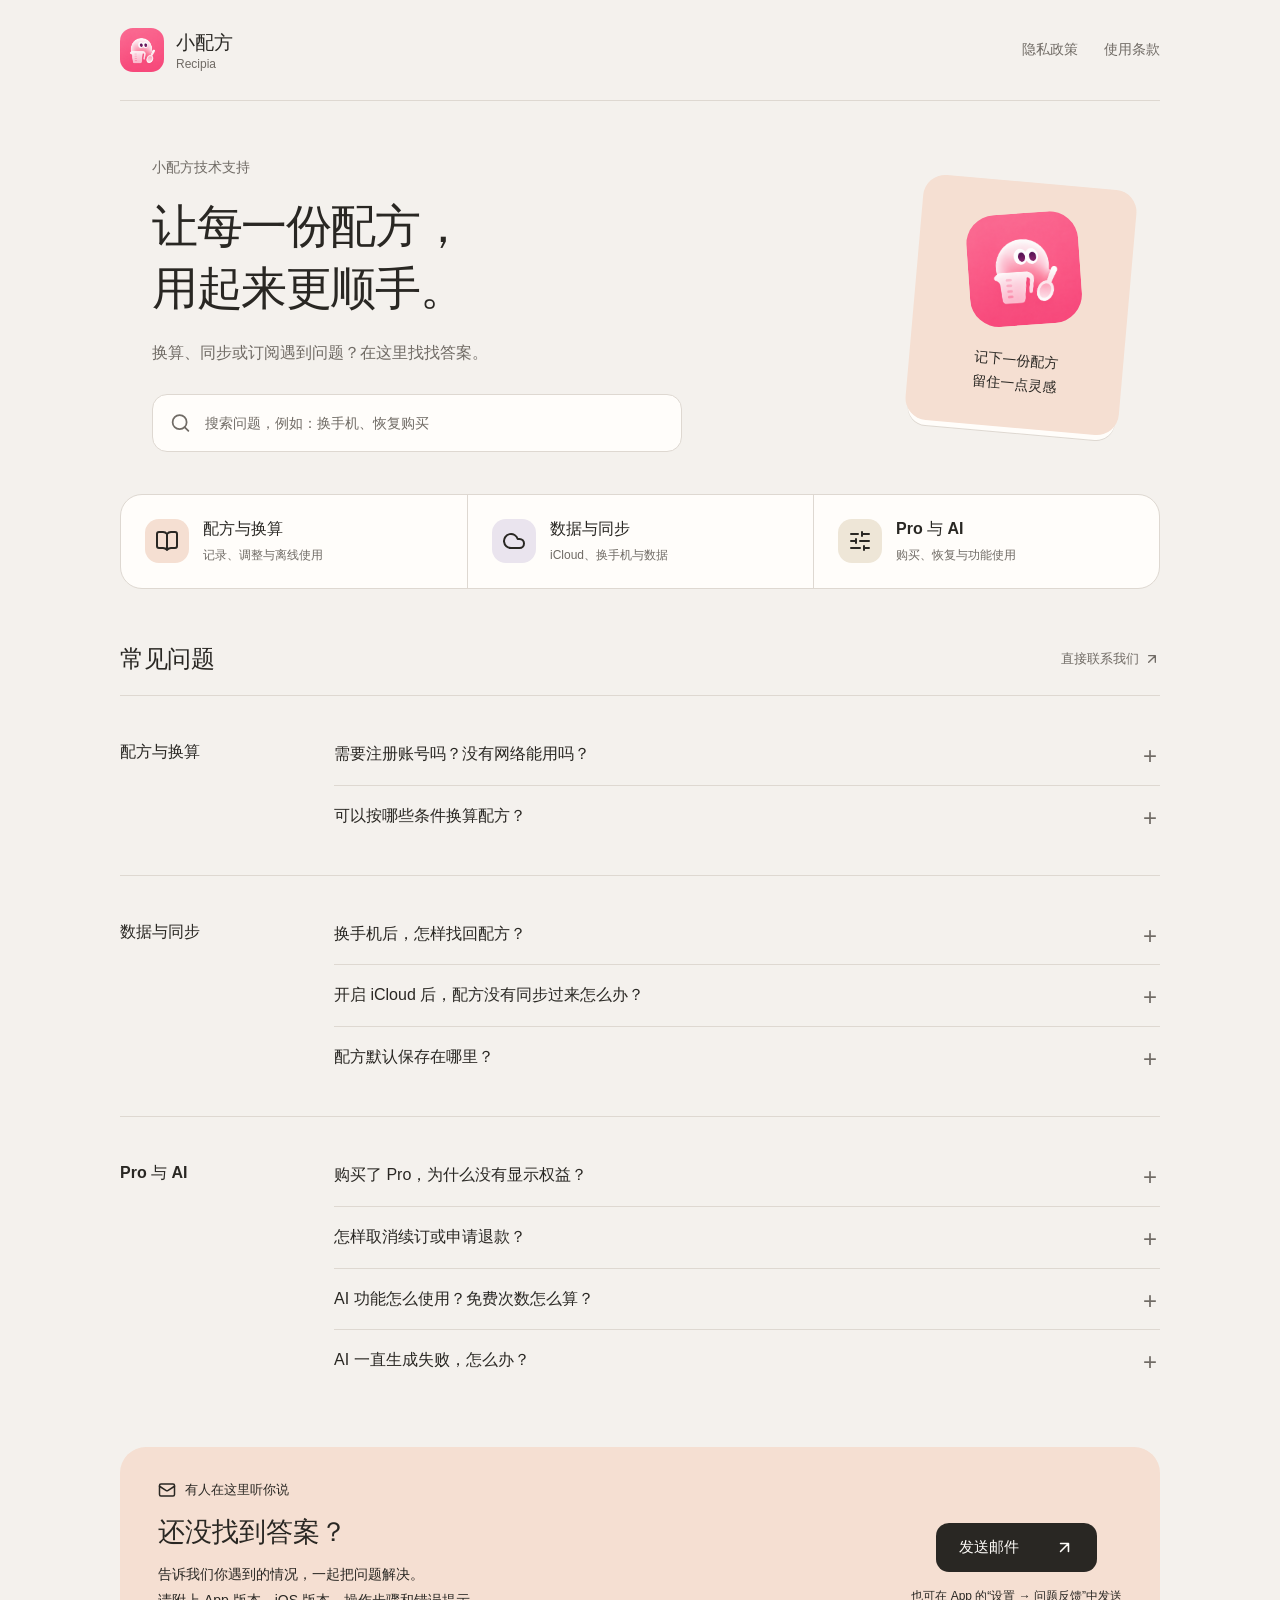
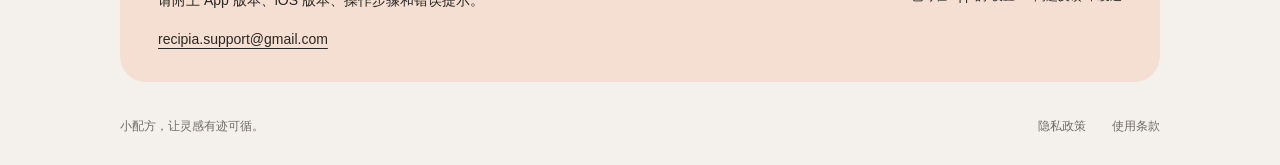
<file: index.html>
<!doctype html>
<html lang="zh-CN">
<head>
  <meta charset="utf-8">
  <meta name="viewport" content="width=device-width, initial-scale=1">
  <meta name="theme-color" content="#f4f1ed">
  <meta name="description" content="小配方技术支持：查找配方换算、iCloud 同步、Pro 订阅与 AI 功能的使用帮助，或通过邮件联系我们。">
  <title>小配方 · 技术支持</title>
  <link rel="icon" href="./icon.png" type="image/png">
  <link rel="canonical" href="https://recipiateam.github.io/recipia-app/">
  <link rel="stylesheet" href="./support.css">
  <script src="./support.js" defer></script>
</head>
<body>
  <a class="skip-link" href="#main">跳到帮助内容</a>
  <svg xmlns="http://www.w3.org/2000/svg" width="0" height="0" aria-hidden="true" style="position:absolute;overflow:hidden"><defs><symbol id="icon-book-open" viewBox="0 0 24 24"><path fill="none" stroke="currentColor" stroke-linecap="round" stroke-linejoin="round" stroke-width="2" d="M12 5v16m8.001-2A2 2 0 0 0 22 17V5a2 2 0 0 0-1.999-2L16 3.002A5 5 0 0 0 12 5a5 5 0 0 0-4-2H4a2 2 0 0 0-2 2v12a2 2 0 0 0 1.999 2H8a5 5 0 0 1 4 2a5 5 0 0 1 4-2z"/></symbol>
<symbol id="icon-cloud" viewBox="0 0 24 24"><path fill="none" stroke="currentColor" stroke-linecap="round" stroke-linejoin="round" stroke-width="2" d="M17.5 19H9a7 7 0 1 1 6.71-9h1.79a4.5 4.5 0 1 1 0 9"/></symbol>
<symbol id="icon-sliders-horizontal" viewBox="0 0 24 24"><path fill="none" stroke="currentColor" stroke-linecap="round" stroke-linejoin="round" stroke-width="2" d="M10 5H3m9 14H3M14 3v4m2 10v4m5-9h-9m9 7h-5m5-14h-7m-6 5v4m0-2H3"/></symbol>
<symbol id="icon-mail" viewBox="0 0 24 24"><g fill="none" stroke="currentColor" stroke-linecap="round" stroke-linejoin="round" stroke-width="2"><path d="m22 7l-8.991 5.727a2 2 0 0 1-2.009 0L2 7"/><rect width="20" height="16" x="2" y="4" rx="2"/></g></symbol>
<symbol id="icon-search" viewBox="0 0 24 24"><g fill="none" stroke="currentColor" stroke-linecap="round" stroke-linejoin="round" stroke-width="2"><path d="m21 21l-4.34-4.34"/><circle cx="11" cy="11" r="8"/></g></symbol>
<symbol id="icon-arrow-up-right" viewBox="0 0 24 24"><path fill="none" stroke="currentColor" stroke-linecap="round" stroke-linejoin="round" stroke-width="2" d="M7 7h10v10M7 17L17 7"/></symbol></defs></svg>
  <div class="page">
    <header class="topbar">
      <a class="brand" href="./" aria-label="小配方技术支持首页">
        <img src="./icon.png" alt="" width="44" height="44">
        <span>小配方<small>Recipia</small></span>
      </a>
      <nav aria-label="网站导航"><a href="./privacy.html">隐私政策</a><a href="./terms.html">使用条款</a></nav>
    </header>

    <main id="main">
      <section class="welcome" aria-labelledby="title">
        <div class="welcome-copy">
          <p class="intro">小配方技术支持</p>
          <h1 id="title">让每一份配方，<br>用起来更顺手。</h1>
          <p class="lead">换算、同步或订阅遇到问题？<br class="mobile-break">在这里找找答案。</p>
          <form class="search" role="search" hidden>
            <svg aria-hidden="true"><use href="#icon-search"></use></svg>
            <label class="sr-only" for="question-search">搜索常见问题</label>
            <input id="question-search" type="search" placeholder="搜索问题，例如：换手机、恢复购买" autocomplete="off">
          </form>
        </div>
        <div class="app-note" aria-hidden="true">
          <img src="./icon.png" alt="" width="112" height="112">
          <span>记下一份配方<br>留住一点灵感</span>
        </div>
      </section>

      <nav class="topics" aria-label="按主题查找帮助">
        <a href="#recipes"><span class="topic-icon peach"><svg aria-hidden="true"><use href="#icon-book-open"></use></svg></span><span>配方与换算<small>记录、调整与离线使用</small></span></a>
        <a href="#sync"><span class="topic-icon lavender"><svg aria-hidden="true"><use href="#icon-cloud"></use></svg></span><span>数据与同步<small>iCloud、换手机与数据</small></span></a>
        <a href="#pro"><span class="topic-icon cream"><svg aria-hidden="true"><use href="#icon-sliders-horizontal"></use></svg></span><span>Pro 与 AI<small>购买、恢复与功能使用</small></span></a>
      </nav>

      <div class="answers-head"><h2>常见问题</h2><a href="#contact">直接联系我们 <svg aria-hidden="true"><use href="#icon-arrow-up-right"></use></svg></a></div>
      <p id="search-status" class="search-status" role="status" aria-live="polite" hidden></p>
      <div class="answers">
        <section class="faq-group" id="recipes" aria-labelledby="recipes-title">
          <h3 id="recipes-title">配方与换算</h3>
          <div class="questions">
            <details data-keywords="注册 账户 账号 网络 离线"><summary>需要注册账号吗？没有网络能用吗？</summary><div class="answer"><p>小配方无需注册账号。记录配方、查看内容和基础换算可以在本地使用；iCloud 同步、AI 生成和订阅购买需要网络连接。</p></div></details>
            <details data-keywords="原料 用量 倍数 份量 份数 产出 热量 卡路里"><summary>可以按哪些条件换算配方？</summary><div class="answer"><p>可以按某一项原料的用量、整体倍数、产出量或已填写的总热量，等比例调整配方。先确认原始用量和单位，再设置目标数值。</p><p>热量换算基于你填写的总热量按比例计算，不会自动分析食材的营养成分。</p></div></details>
          </div>
        </section>
        <section class="faq-group" id="sync" aria-labelledby="sync-title">
          <h3 id="sync-title">数据与同步</h3>
          <div class="questions">
            <details data-keywords="换手机 迁移 新设备 苹果 Apple ID 备份"><summary>换手机后，怎样找回配方？</summary><div class="answer"><p>在旧手机的小配方“设置”中开启“iCloud 同步”，点击“立即同步”，确认同步完成。然后在新手机登录同一个 Apple 账户，安装小配方并开启 iCloud 同步。</p><p>如果旧手机从未开启同步，配方可能只保存在旧设备。请先保留旧设备上的 App 和数据，确认新设备已收到配方后再处理旧设备。</p></div></details>
            <details data-keywords="同步失败 丢失 不见 网络 云端 数据"><summary>开启 iCloud 后，配方没有同步过来怎么办？</summary><div class="answer"><p>先确认两台设备使用同一个 Apple 账户，网络可用，且都已开启小配方的“iCloud 同步”。在 App 设置中点击“立即同步”，查看提示。</p><p>如果仍有问题，可通过“设置 → 问题反馈”说明发生时间、设备及同步提示。先保留现有数据，避免通过卸载 App 排查同步问题。</p></div></details>
            <details data-keywords="本地 隐私 上传 云端"><summary>配方默认保存在哪里？</summary><div class="answer"><p>普通配方数据默认保存在设备本地。只有你开启 iCloud 同步后，才会同步到你的 Apple iCloud 私有数据库。主动使用 AI 功能时，相关文字、图片或配方信息会发送到在线服务处理。</p><p>具体说明请查看<a href="./privacy.html">隐私政策</a>。</p></div></details>
          </div>
        </section>
        <section class="faq-group" id="pro" aria-labelledby="pro-title">
          <h3 id="pro-title">Pro 与 AI</h3>
          <div class="questions">
            <details data-keywords="会员 已付款 未解锁 换设备 订阅"><summary>购买了 Pro，为什么没有显示权益？</summary><div class="answer"><p>确认当前 App Store 使用的是购买订阅时的 Apple 账户，然后进入“设置 → Recipia Pro”，点击“恢复购买”，按系统提示完成验证。</p><p>恢复购买用于重新检查现有权益，不会重新购买订阅。如果仍未恢复，请检查订阅是否有效，并将 App 内的错误提示发给我们。</p></div></details>
            <details data-keywords="取消 自动续费 退款 扣费"><summary>怎样取消续订或申请退款？</summary><div class="answer"><p>取消续订：打开 iPhone“设置 → 你的姓名 → 订阅”，找到小配方对应的订阅并取消。具体操作可参考 <a href="https://support.apple.com/zh-cn/118428">Apple 取消订阅说明</a>。</p><p>退款申请由 Apple 处理，可前往 <a href="https://reportaproblem.apple.com/">Apple 报告问题页面</a>提交，是否符合退款条件以 Apple 审核结果为准。</p></div></details>
            <details data-keywords="免费 次数 额度 创建 生成 步骤"><summary>AI 功能怎么使用？免费次数怎么算？</summary><div class="answer"><p>AI 创建配方可以根据你输入的文字或选择的图片生成内容。免费用户有 10 次采用 AI 配方的额度，确认“采用”后才计次。AI 生成制作步骤需要 Pro 权益，具体可用功能以 App 内展示为准。</p><p>生成结果可以继续编辑，采用前请核对原料、单位和用量。</p></div></details>
            <details data-keywords="错误 超时 请求失败 生成失败 无响应"><summary>AI 一直生成失败，怎么办？</summary><div class="answer"><p>先确认网络可用，尝试用一段简短、明确的配方描述重新生成。如果反复失败，请记录发生时间和错误提示，通过下方邮箱或 App 内“问题反馈”联系我们。</p></div></details>
          </div>
        </section>
      </div>
      <p class="no-results" id="no-results" hidden>暂时没找到匹配的问题。试试“同步”“订阅”，或直接发邮件告诉我们。</p>

      <section class="contact" id="contact" aria-labelledby="contact-title">
        <div><span class="contact-label"><svg aria-hidden="true"><use href="#icon-mail"></use></svg>有人在这里听你说</span><h2 id="contact-title">还没找到答案？</h2><p>告诉我们你遇到的情况，一起把问题解决。<br>请附上 App 版本、iOS 版本、操作步骤和错误提示。</p><a class="email" href="mailto:recipia.support@gmail.com">recipia.support@gmail.com</a></div>
        <div class="contact-action"><a class="contact-button" href="mailto:recipia.support@gmail.com?subject=%E5%B0%8F%E9%85%8D%E6%96%B9%20%E9%97%AE%E9%A2%98%E5%8F%8D%E9%A6%88&amp;body=App%20%E7%89%88%E6%9C%AC%EF%BC%9A%0AiOS%20%E7%89%88%E6%9C%AC%EF%BC%9A%0A%E8%AE%BE%E5%A4%87%EF%BC%9A%0A%E6%93%8D%E4%BD%9C%E6%AD%A5%E9%AA%A4%EF%BC%9A%0A%E9%A2%84%E6%9C%9F%E7%BB%93%E6%9E%9C%EF%BC%9A%0A%E5%AE%9E%E9%99%85%E6%83%85%E5%86%B5%EF%BC%9A">发送邮件<svg aria-hidden="true"><use href="#icon-arrow-up-right"></use></svg></a><small>也可在 App 的“设置 → 问题反馈”中发送</small></div>
      </section>
    </main>
    <footer><span>小配方，让灵感有迹可循。</span><nav aria-label="法律信息"><a href="./privacy.html">隐私政策</a><a href="./terms.html">使用条款</a></nav></footer>
  </div>
</body>
</html>
</file>
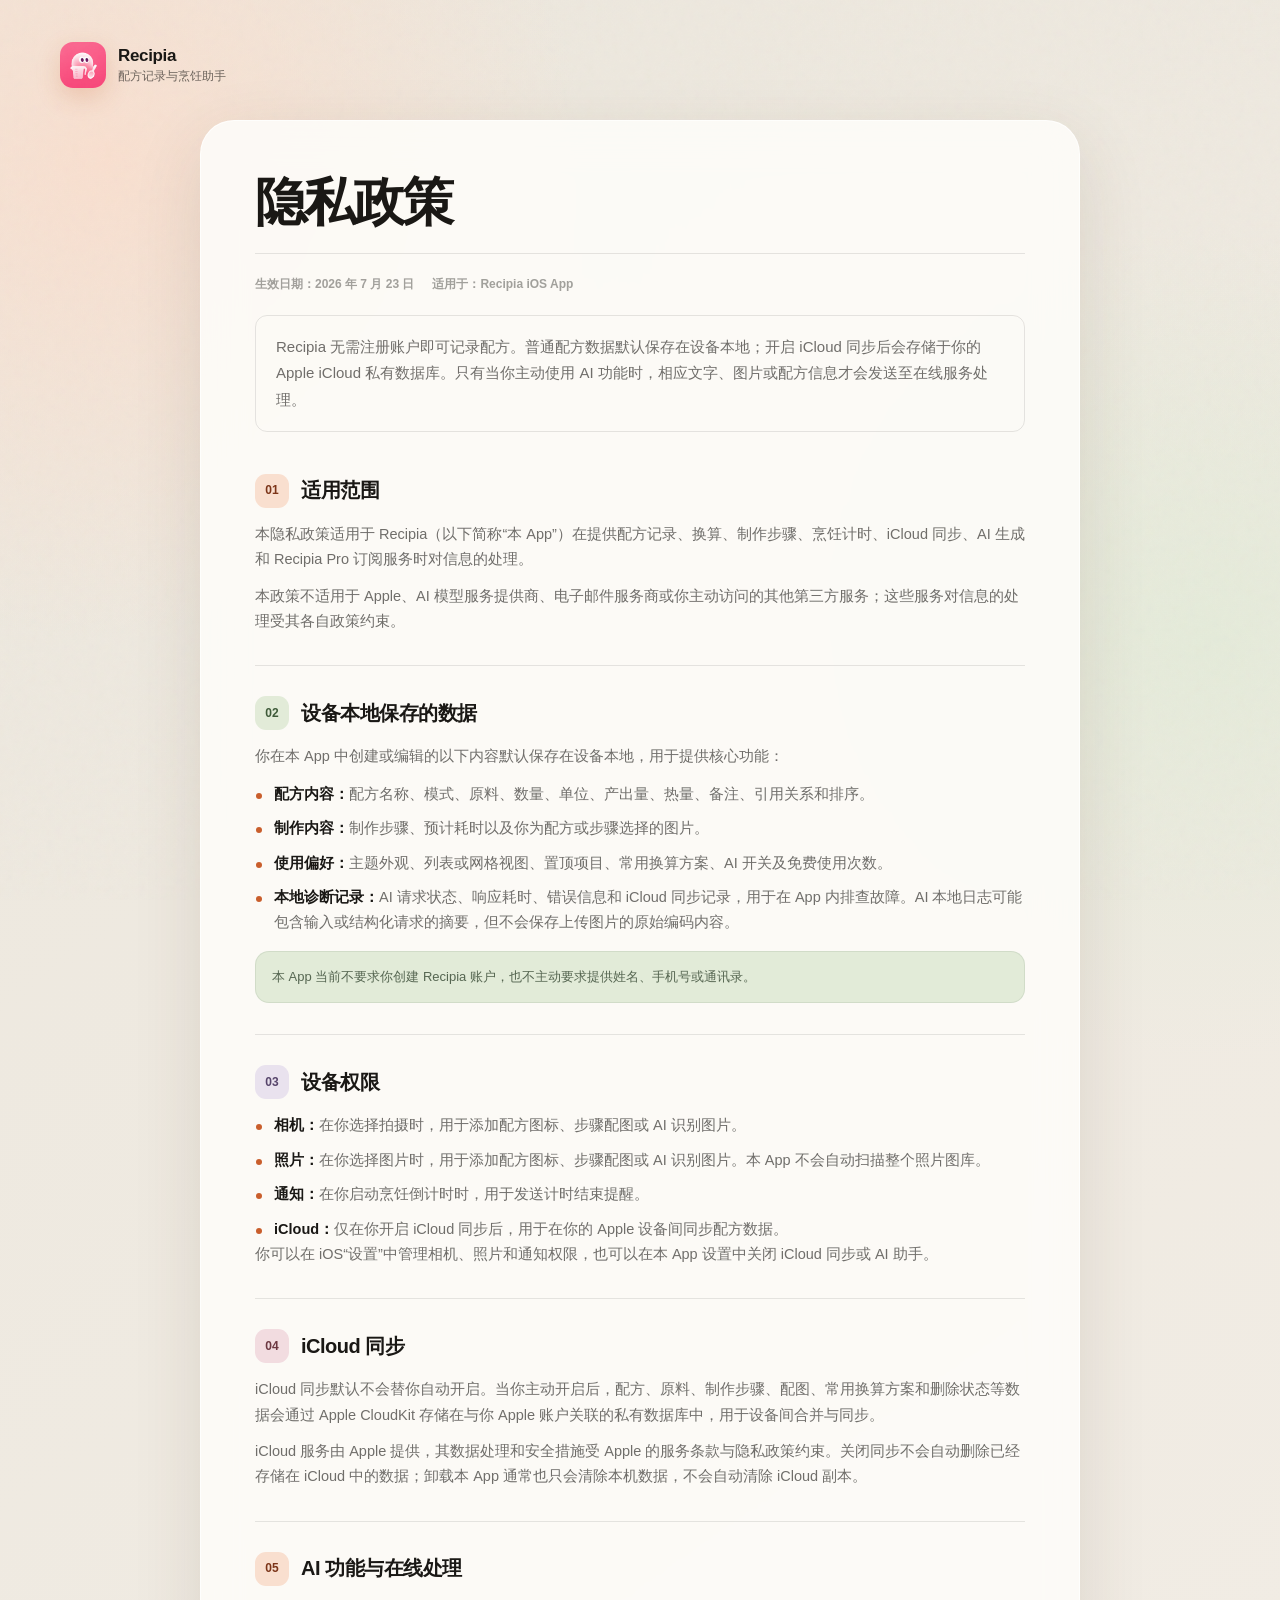
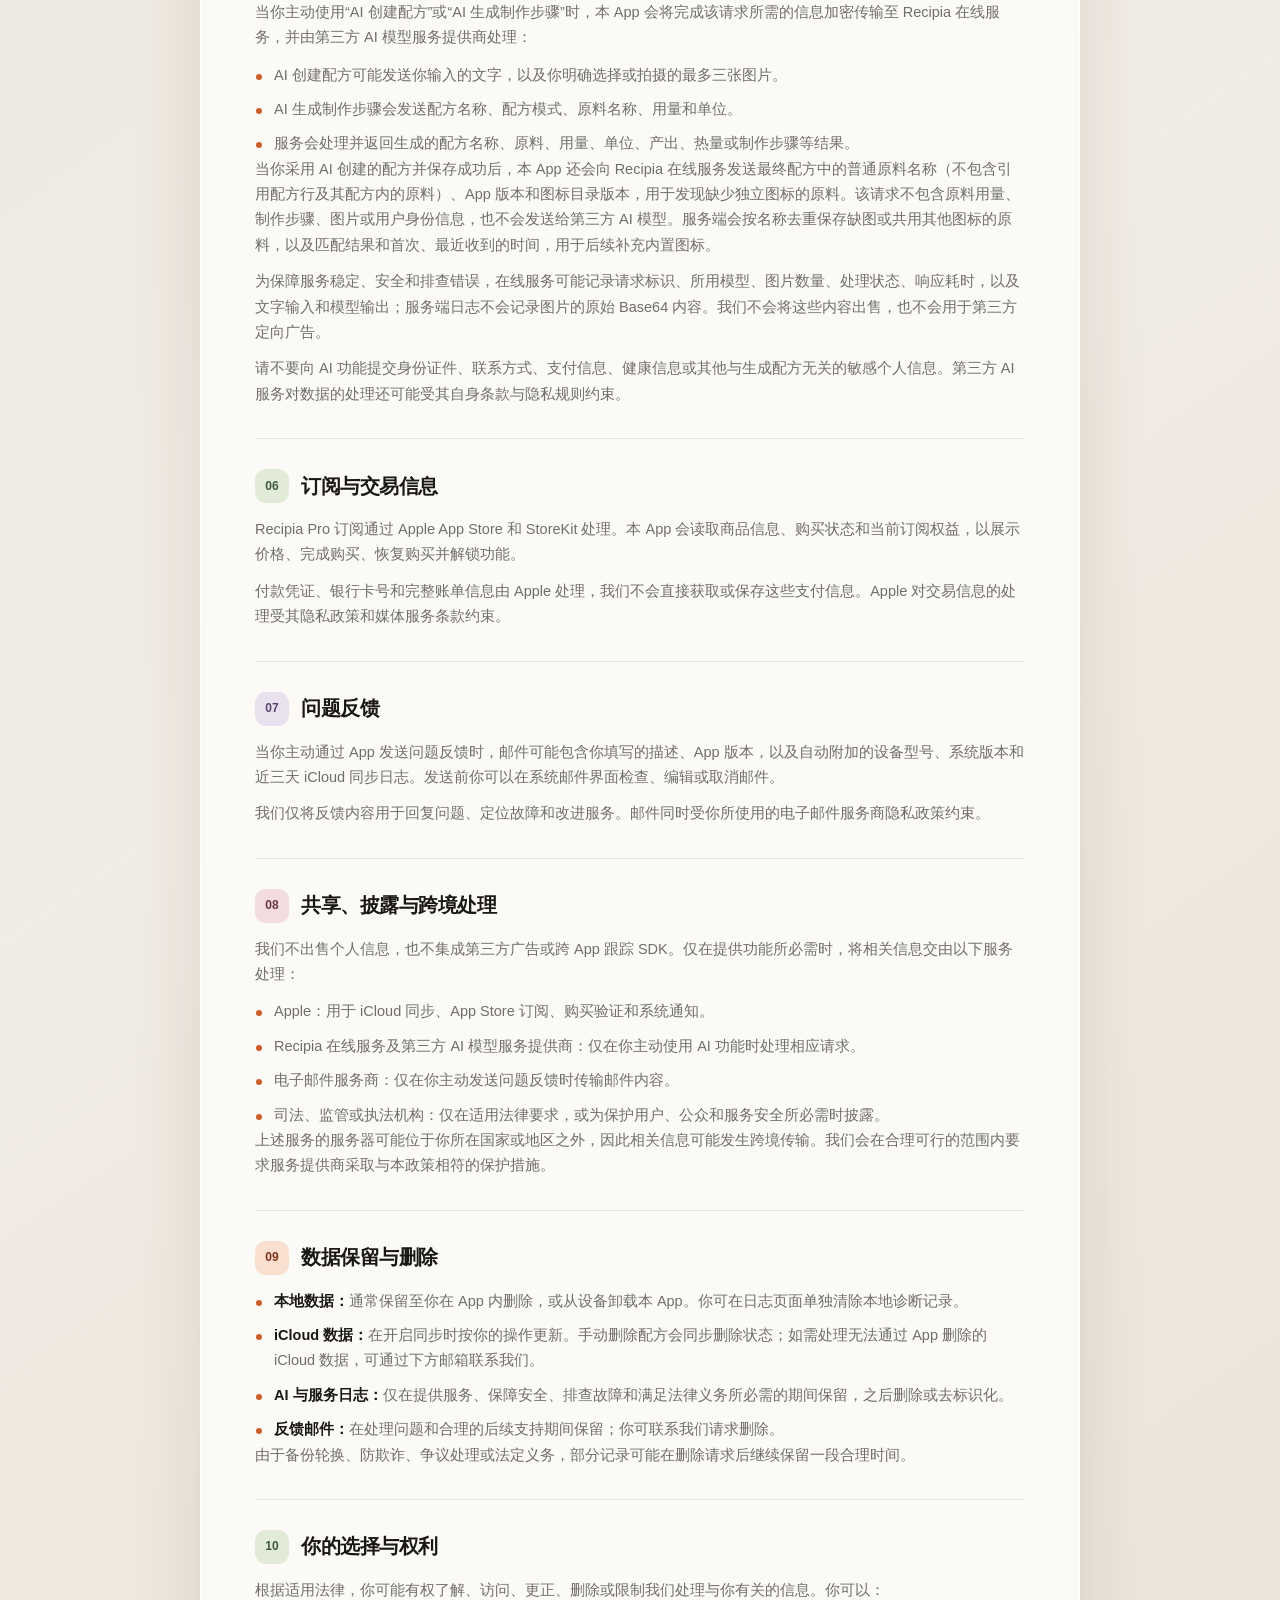
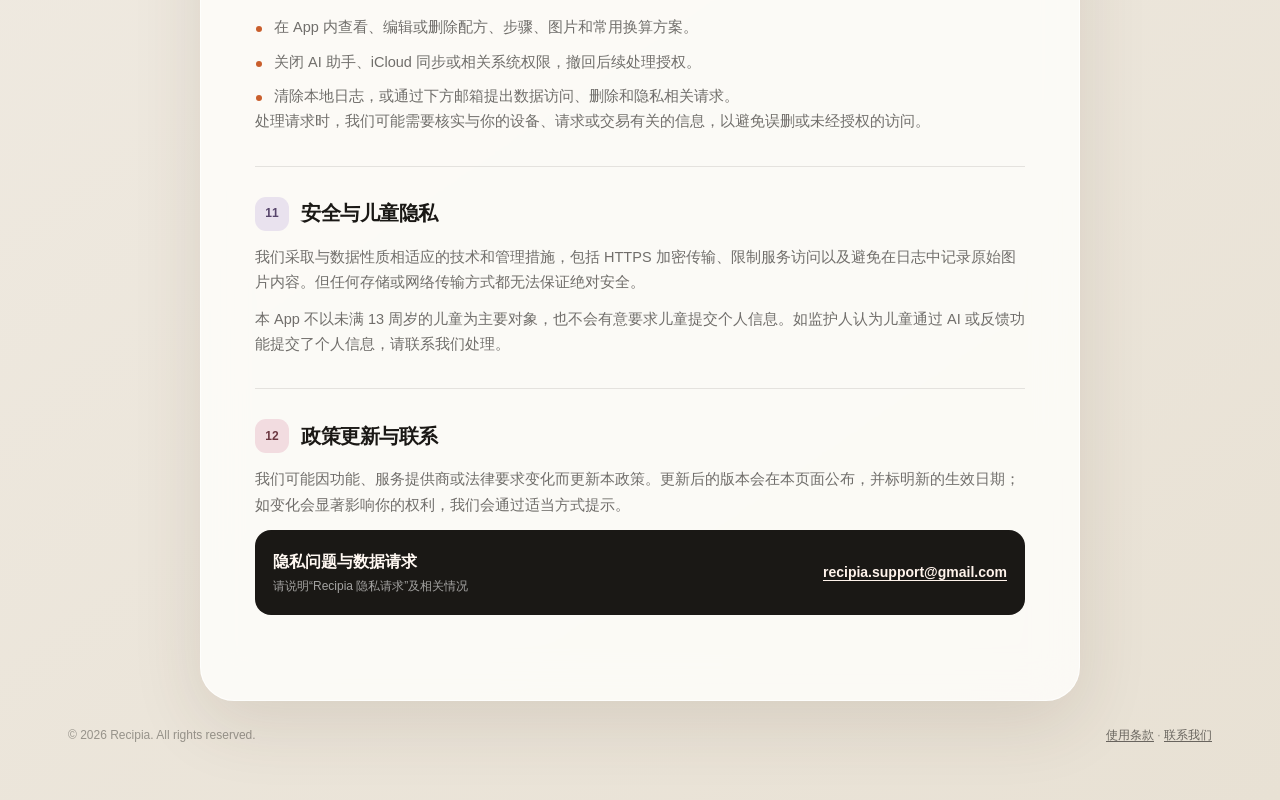
<file: privacy.html>
<!doctype html>
<html lang="zh-CN">
<head>
  <meta charset="utf-8">
  <meta name="viewport" content="width=device-width, initial-scale=1">
  <meta name="theme-color" content="#ece7dd">
  <meta name="description" content="Recipia 隐私政策：了解配方数据、iCloud 同步、AI 服务、订阅和设备权限的处理方式。">
  <title>隐私政策 · Recipia</title>
  <link rel="stylesheet" href="./styles.css">
</head>
<body>
  <div class="page-shell">
    <header class="topbar">
      <a class="brand" href="./privacy.html" aria-label="Recipia 隐私政策首页">
        <img src="./icon.png" alt="Recipia App 图标" width="46" height="46">
        <span class="brand-copy">
          <span class="brand-name">Recipia</span>
          <span class="brand-note">配方记录与烹饪助手</span>
        </span>
      </a>
    </header>

    <main class="layout">
      <article class="content-card">
        <header class="document-head">
          <h1 id="page-title">隐私政策</h1>
        </header>
        <div class="meta">
          <span>生效日期：2026 年 7 月 23 日</span>
          <span>适用于：Recipia iOS App</span>
        </div>
        <p class="summary">Recipia 无需注册账户即可记录配方。普通配方数据默认保存在设备本地；开启 iCloud 同步后会存储于你的 Apple iCloud 私有数据库。只有当你主动使用 AI 功能时，相应文字、图片或配方信息才会发送至在线服务处理。</p>

        <section class="policy-section" id="scope">
          <div class="section-heading"><span class="section-number">01</span><h2>适用范围</h2></div>
          <p>本隐私政策适用于 Recipia（以下简称“本 App”）在提供配方记录、换算、制作步骤、烹饪计时、iCloud 同步、AI 生成和 Recipia Pro 订阅服务时对信息的处理。</p>
          <p>本政策不适用于 Apple、AI 模型服务提供商、电子邮件服务商或你主动访问的其他第三方服务；这些服务对信息的处理受其各自政策约束。</p>
        </section>

        <section class="policy-section" id="local-data">
          <div class="section-heading"><span class="section-number">02</span><h2>设备本地保存的数据</h2></div>
          <p>你在本 App 中创建或编辑的以下内容默认保存在设备本地，用于提供核心功能：</p>
          <ul>
            <li><strong>配方内容：</strong>配方名称、模式、原料、数量、单位、产出量、热量、备注、引用关系和排序。</li>
            <li><strong>制作内容：</strong>制作步骤、预计耗时以及你为配方或步骤选择的图片。</li>
            <li><strong>使用偏好：</strong>主题外观、列表或网格视图、置顶项目、常用换算方案、AI 开关及免费使用次数。</li>
            <li><strong>本地诊断记录：</strong>AI 请求状态、响应耗时、错误信息和 iCloud 同步记录，用于在 App 内排查故障。AI 本地日志可能包含输入或结构化请求的摘要，但不会保存上传图片的原始编码内容。</li>
          </ul>
          <div class="note">本 App 当前不要求你创建 Recipia 账户，也不主动要求提供姓名、手机号或通讯录。</div>
        </section>

        <section class="policy-section" id="permissions">
          <div class="section-heading"><span class="section-number">03</span><h2>设备权限</h2></div>
          <ul>
            <li><strong>相机：</strong>在你选择拍摄时，用于添加配方图标、步骤配图或 AI 识别图片。</li>
            <li><strong>照片：</strong>在你选择图片时，用于添加配方图标、步骤配图或 AI 识别图片。本 App 不会自动扫描整个照片图库。</li>
            <li><strong>通知：</strong>在你启动烹饪倒计时时，用于发送计时结束提醒。</li>
            <li><strong>iCloud：</strong>仅在你开启 iCloud 同步后，用于在你的 Apple 设备间同步配方数据。</li>
          </ul>
          <p>你可以在 iOS“设置”中管理相机、照片和通知权限，也可以在本 App 设置中关闭 iCloud 同步或 AI 助手。</p>
        </section>

        <section class="policy-section" id="icloud">
          <div class="section-heading"><span class="section-number">04</span><h2>iCloud 同步</h2></div>
          <p>iCloud 同步默认不会替你自动开启。当你主动开启后，配方、原料、制作步骤、配图、常用换算方案和删除状态等数据会通过 Apple CloudKit 存储在与你 Apple 账户关联的私有数据库中，用于设备间合并与同步。</p>
          <p>iCloud 服务由 Apple 提供，其数据处理和安全措施受 Apple 的服务条款与隐私政策约束。关闭同步不会自动删除已经存储在 iCloud 中的数据；卸载本 App 通常也只会清除本机数据，不会自动清除 iCloud 副本。</p>
        </section>

        <section class="policy-section" id="ai">
          <div class="section-heading"><span class="section-number">05</span><h2>AI 功能与在线处理</h2></div>
          <p>当你主动使用“AI 创建配方”或“AI 生成制作步骤”时，本 App 会将完成该请求所需的信息加密传输至 Recipia 在线服务，并由第三方 AI 模型服务提供商处理：</p>
          <ul>
            <li>AI 创建配方可能发送你输入的文字，以及你明确选择或拍摄的最多三张图片。</li>
            <li>AI 生成制作步骤会发送配方名称、配方模式、原料名称、用量和单位。</li>
            <li>服务会处理并返回生成的配方名称、原料、用量、单位、产出、热量或制作步骤等结果。</li>
          </ul>
          <p>当你采用 AI 创建的配方并保存成功后，本 App 还会向 Recipia 在线服务发送最终配方中的普通原料名称（不包含引用配方行及其配方内的原料）、App 版本和图标目录版本，用于发现缺少独立图标的原料。该请求不包含原料用量、制作步骤、图片或用户身份信息，也不会发送给第三方 AI 模型。服务端会按名称去重保存缺图或共用其他图标的原料，以及匹配结果和首次、最近收到的时间，用于后续补充内置图标。</p>
          <p>为保障服务稳定、安全和排查错误，在线服务可能记录请求标识、所用模型、图片数量、处理状态、响应耗时，以及文字输入和模型输出；服务端日志不会记录图片的原始 Base64 内容。我们不会将这些内容出售，也不会用于第三方定向广告。</p>
          <p>请不要向 AI 功能提交身份证件、联系方式、支付信息、健康信息或其他与生成配方无关的敏感个人信息。第三方 AI 服务对数据的处理还可能受其自身条款与隐私规则约束。</p>
        </section>

        <section class="policy-section" id="purchase">
          <div class="section-heading"><span class="section-number">06</span><h2>订阅与交易信息</h2></div>
          <p>Recipia Pro 订阅通过 Apple App Store 和 StoreKit 处理。本 App 会读取商品信息、购买状态和当前订阅权益，以展示价格、完成购买、恢复购买并解锁功能。</p>
          <p>付款凭证、银行卡号和完整账单信息由 Apple 处理，我们不会直接获取或保存这些支付信息。Apple 对交易信息的处理受其隐私政策和媒体服务条款约束。</p>
        </section>

        <section class="policy-section" id="feedback">
          <div class="section-heading"><span class="section-number">07</span><h2>问题反馈</h2></div>
          <p>当你主动通过 App 发送问题反馈时，邮件可能包含你填写的描述、App 版本，以及自动附加的设备型号、系统版本和近三天 iCloud 同步日志。发送前你可以在系统邮件界面检查、编辑或取消邮件。</p>
          <p>我们仅将反馈内容用于回复问题、定位故障和改进服务。邮件同时受你所使用的电子邮件服务商隐私政策约束。</p>
        </section>

        <section class="policy-section" id="sharing">
          <div class="section-heading"><span class="section-number">08</span><h2>共享、披露与跨境处理</h2></div>
          <p>我们不出售个人信息，也不集成第三方广告或跨 App 跟踪 SDK。仅在提供功能所必需时，将相关信息交由以下服务处理：</p>
          <ul>
            <li>Apple：用于 iCloud 同步、App Store 订阅、购买验证和系统通知。</li>
            <li>Recipia 在线服务及第三方 AI 模型服务提供商：仅在你主动使用 AI 功能时处理相应请求。</li>
            <li>电子邮件服务商：仅在你主动发送问题反馈时传输邮件内容。</li>
            <li>司法、监管或执法机构：仅在适用法律要求，或为保护用户、公众和服务安全所必需时披露。</li>
          </ul>
          <p>上述服务的服务器可能位于你所在国家或地区之外，因此相关信息可能发生跨境传输。我们会在合理可行的范围内要求服务提供商采取与本政策相符的保护措施。</p>
        </section>

        <section class="policy-section" id="retention">
          <div class="section-heading"><span class="section-number">09</span><h2>数据保留与删除</h2></div>
          <ul>
            <li><strong>本地数据：</strong>通常保留至你在 App 内删除，或从设备卸载本 App。你可在日志页面单独清除本地诊断记录。</li>
            <li><strong>iCloud 数据：</strong>在开启同步时按你的操作更新。手动删除配方会同步删除状态；如需处理无法通过 App 删除的 iCloud 数据，可通过下方邮箱联系我们。</li>
            <li><strong>AI 与服务日志：</strong>仅在提供服务、保障安全、排查故障和满足法律义务所必需的期间保留，之后删除或去标识化。</li>
            <li><strong>反馈邮件：</strong>在处理问题和合理的后续支持期间保留；你可联系我们请求删除。</li>
          </ul>
          <p>由于备份轮换、防欺诈、争议处理或法定义务，部分记录可能在删除请求后继续保留一段合理时间。</p>
        </section>

        <section class="policy-section" id="rights">
          <div class="section-heading"><span class="section-number">10</span><h2>你的选择与权利</h2></div>
          <p>根据适用法律，你可能有权了解、访问、更正、删除或限制我们处理与你有关的信息。你可以：</p>
          <ul>
            <li>在 App 内查看、编辑或删除配方、步骤、图片和常用换算方案。</li>
            <li>关闭 AI 助手、iCloud 同步或相关系统权限，撤回后续处理授权。</li>
            <li>清除本地日志，或通过下方邮箱提出数据访问、删除和隐私相关请求。</li>
          </ul>
          <p>处理请求时，我们可能需要核实与你的设备、请求或交易有关的信息，以避免误删或未经授权的访问。</p>
        </section>

        <section class="policy-section" id="security">
          <div class="section-heading"><span class="section-number">11</span><h2>安全与儿童隐私</h2></div>
          <p>我们采取与数据性质相适应的技术和管理措施，包括 HTTPS 加密传输、限制服务访问以及避免在日志中记录原始图片内容。但任何存储或网络传输方式都无法保证绝对安全。</p>
          <p>本 App 不以未满 13 周岁的儿童为主要对象，也不会有意要求儿童提交个人信息。如监护人认为儿童通过 AI 或反馈功能提交了个人信息，请联系我们处理。</p>
        </section>

        <section class="policy-section" id="updates">
          <div class="section-heading"><span class="section-number">12</span><h2>政策更新与联系</h2></div>
          <p>我们可能因功能、服务提供商或法律要求变化而更新本政策。更新后的版本会在本页面公布，并标明新的生效日期；如变化会显著影响你的权利，我们会通过适当方式提示。</p>
          <div class="contact-card">
            <div><strong>隐私问题与数据请求</strong><p>请说明“Recipia 隐私请求”及相关情况</p></div>
            <a href="mailto:recipia.support@gmail.com?subject=Recipia%20隐私请求">recipia.support@gmail.com</a>
          </div>
        </section>
      </article>
    </main>

    <footer>
      <span>© 2026 Recipia. All rights reserved.</span>
      <span><a href="./terms.html">使用条款</a> · <a href="mailto:recipia.support@gmail.com">联系我们</a></span>
    </footer>
  </div>
</body>
</html>
</file>
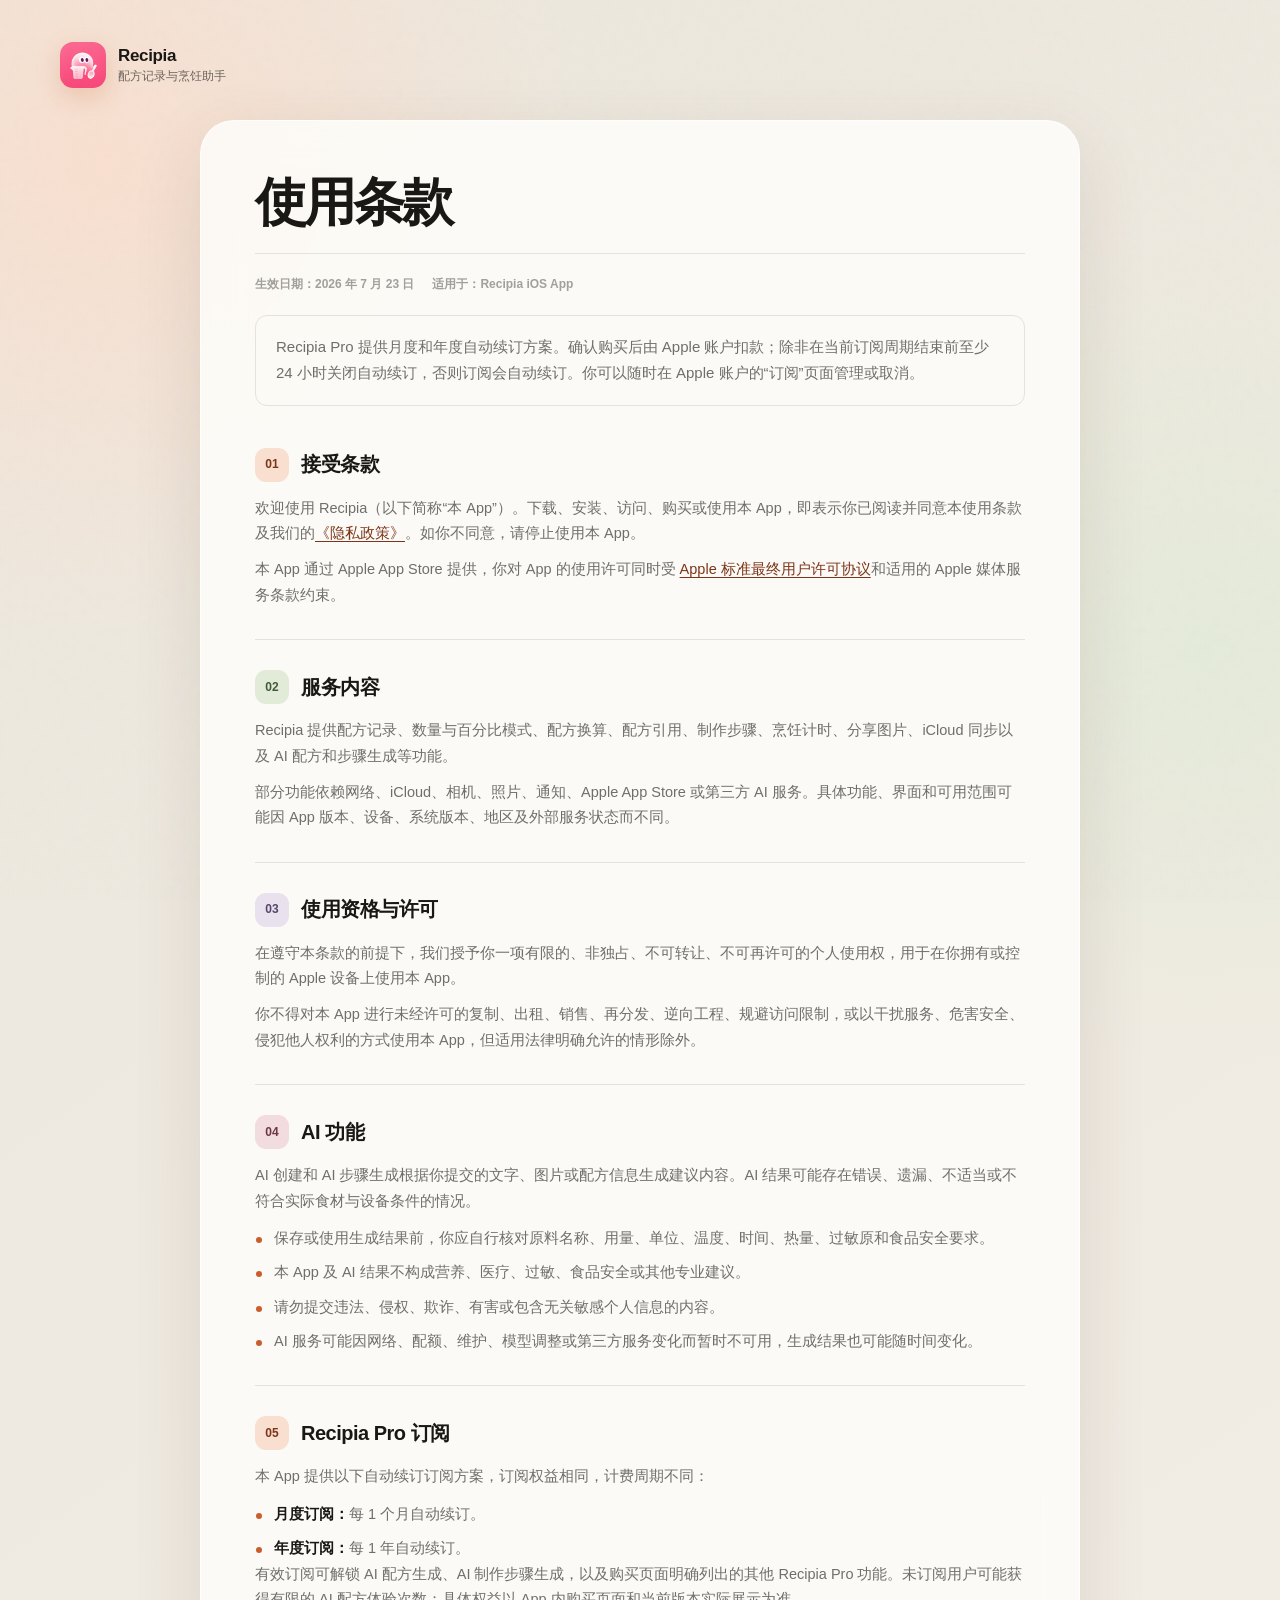
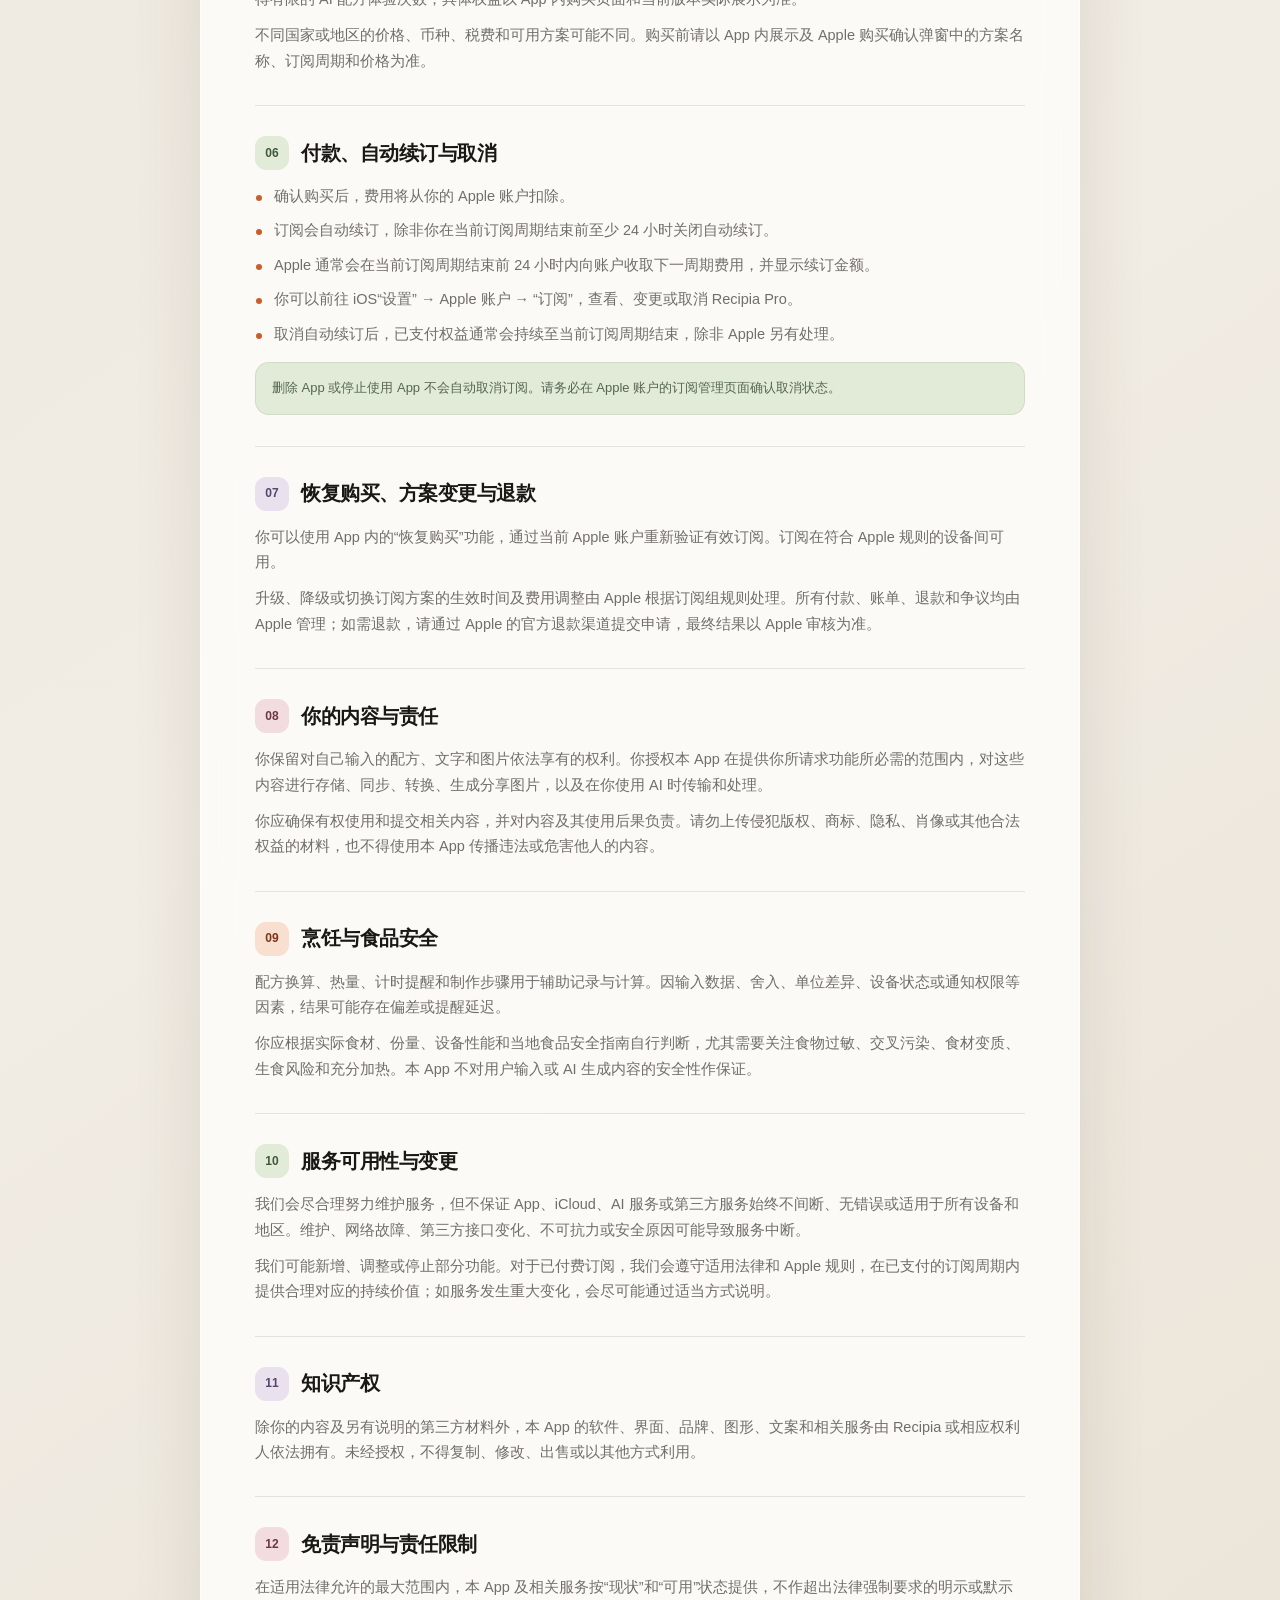
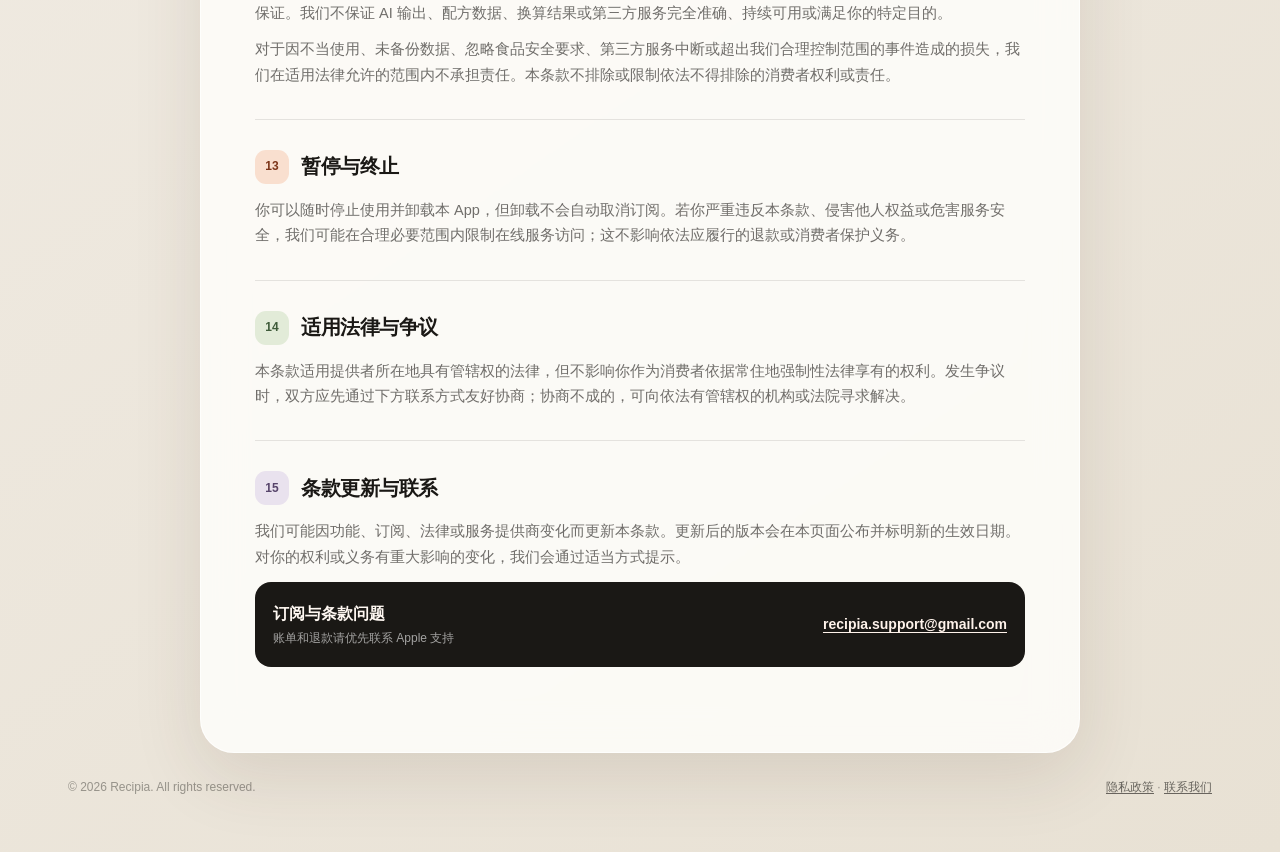
<file: terms.html>
<!doctype html>
<html lang="zh-CN">
<head>
  <meta charset="utf-8">
  <meta name="viewport" content="width=device-width, initial-scale=1">
  <meta name="theme-color" content="#ece7dd">
  <meta name="description" content="Recipia 使用条款：了解 App 使用规则、AI 内容、Recipia Pro 自动续订、取消和退款方式。">
  <title>使用条款 · Recipia</title>
  <link rel="stylesheet" href="./styles.css">
</head>
<body>
  <div class="page-shell">
    <header class="topbar">
      <a class="brand" href="./terms.html" aria-label="Recipia 使用条款首页">
        <img src="./icon.png" alt="Recipia App 图标" width="46" height="46">
        <span class="brand-copy">
          <span class="brand-name">Recipia</span>
          <span class="brand-note">配方记录与烹饪助手</span>
        </span>
      </a>
    </header>

    <main class="layout">
      <article class="content-card">
        <header class="document-head">
          <h1 id="page-title">使用条款</h1>
        </header>
        <div class="meta">
          <span>生效日期：2026 年 7 月 23 日</span>
          <span>适用于：Recipia iOS App</span>
        </div>
        <p class="summary">Recipia Pro 提供月度和年度自动续订方案。确认购买后由 Apple 账户扣款；除非在当前订阅周期结束前至少 24 小时关闭自动续订，否则订阅会自动续订。你可以随时在 Apple 账户的“订阅”页面管理或取消。</p>

        <section class="policy-section" id="acceptance">
          <div class="section-heading"><span class="section-number">01</span><h2>接受条款</h2></div>
          <p>欢迎使用 Recipia（以下简称“本 App”）。下载、安装、访问、购买或使用本 App，即表示你已阅读并同意本使用条款及我们的<a href="./privacy.html">《隐私政策》</a>。如你不同意，请停止使用本 App。</p>
          <p>本 App 通过 Apple App Store 提供，你对 App 的使用许可同时受 <a href="https://www.apple.com/legal/internet-services/itunes/dev/stdeula/" rel="noopener noreferrer">Apple 标准最终用户许可协议</a>和适用的 Apple 媒体服务条款约束。</p>
        </section>

        <section class="policy-section" id="service">
          <div class="section-heading"><span class="section-number">02</span><h2>服务内容</h2></div>
          <p>Recipia 提供配方记录、数量与百分比模式、配方换算、配方引用、制作步骤、烹饪计时、分享图片、iCloud 同步以及 AI 配方和步骤生成等功能。</p>
          <p>部分功能依赖网络、iCloud、相机、照片、通知、Apple App Store 或第三方 AI 服务。具体功能、界面和可用范围可能因 App 版本、设备、系统版本、地区及外部服务状态而不同。</p>
        </section>

        <section class="policy-section" id="account-license">
          <div class="section-heading"><span class="section-number">03</span><h2>使用资格与许可</h2></div>
          <p>在遵守本条款的前提下，我们授予你一项有限的、非独占、不可转让、不可再许可的个人使用权，用于在你拥有或控制的 Apple 设备上使用本 App。</p>
          <p>你不得对本 App 进行未经许可的复制、出租、销售、再分发、逆向工程、规避访问限制，或以干扰服务、危害安全、侵犯他人权利的方式使用本 App，但适用法律明确允许的情形除外。</p>
        </section>

        <section class="policy-section" id="ai">
          <div class="section-heading"><span class="section-number">04</span><h2>AI 功能</h2></div>
          <p>AI 创建和 AI 步骤生成根据你提交的文字、图片或配方信息生成建议内容。AI 结果可能存在错误、遗漏、不适当或不符合实际食材与设备条件的情况。</p>
          <ul>
            <li>保存或使用生成结果前，你应自行核对原料名称、用量、单位、温度、时间、热量、过敏原和食品安全要求。</li>
            <li>本 App 及 AI 结果不构成营养、医疗、过敏、食品安全或其他专业建议。</li>
            <li>请勿提交违法、侵权、欺诈、有害或包含无关敏感个人信息的内容。</li>
            <li>AI 服务可能因网络、配额、维护、模型调整或第三方服务变化而暂时不可用，生成结果也可能随时间变化。</li>
          </ul>
        </section>

        <section class="policy-section" id="subscription">
          <div class="section-heading"><span class="section-number">05</span><h2>Recipia Pro 订阅</h2></div>
          <p>本 App 提供以下自动续订订阅方案，订阅权益相同，计费周期不同：</p>
          <ul>
            <li><strong>月度订阅：</strong>每 1 个月自动续订。</li>
            <li><strong>年度订阅：</strong>每 1 年自动续订。</li>
          </ul>
          <p>有效订阅可解锁 AI 配方生成、AI 制作步骤生成，以及购买页面明确列出的其他 Recipia Pro 功能。未订阅用户可能获得有限的 AI 配方体验次数；具体权益以 App 内购买页面和当前版本实际展示为准。</p>
          <p>不同国家或地区的价格、币种、税费和可用方案可能不同。购买前请以 App 内展示及 Apple 购买确认弹窗中的方案名称、订阅周期和价格为准。</p>
        </section>

        <section class="policy-section" id="renewal">
          <div class="section-heading"><span class="section-number">06</span><h2>付款、自动续订与取消</h2></div>
          <ul>
            <li>确认购买后，费用将从你的 Apple 账户扣除。</li>
            <li>订阅会自动续订，除非你在当前订阅周期结束前至少 24 小时关闭自动续订。</li>
            <li>Apple 通常会在当前订阅周期结束前 24 小时内向账户收取下一周期费用，并显示续订金额。</li>
            <li>你可以前往 iOS“设置” → Apple 账户 → “订阅”，查看、变更或取消 Recipia Pro。</li>
            <li>取消自动续订后，已支付权益通常会持续至当前订阅周期结束，除非 Apple 另有处理。</li>
          </ul>
          <div class="note">删除 App 或停止使用 App 不会自动取消订阅。请务必在 Apple 账户的订阅管理页面确认取消状态。</div>
        </section>

        <section class="policy-section" id="refund">
          <div class="section-heading"><span class="section-number">07</span><h2>恢复购买、方案变更与退款</h2></div>
          <p>你可以使用 App 内的“恢复购买”功能，通过当前 Apple 账户重新验证有效订阅。订阅在符合 Apple 规则的设备间可用。</p>
          <p>升级、降级或切换订阅方案的生效时间及费用调整由 Apple 根据订阅组规则处理。所有付款、账单、退款和争议均由 Apple 管理；如需退款，请通过 Apple 的官方退款渠道提交申请，最终结果以 Apple 审核为准。</p>
        </section>

        <section class="policy-section" id="user-content">
          <div class="section-heading"><span class="section-number">08</span><h2>你的内容与责任</h2></div>
          <p>你保留对自己输入的配方、文字和图片依法享有的权利。你授权本 App 在提供你所请求功能所必需的范围内，对这些内容进行存储、同步、转换、生成分享图片，以及在你使用 AI 时传输和处理。</p>
          <p>你应确保有权使用和提交相关内容，并对内容及其使用后果负责。请勿上传侵犯版权、商标、隐私、肖像或其他合法权益的材料，也不得使用本 App 传播违法或危害他人的内容。</p>
        </section>

        <section class="policy-section" id="safety">
          <div class="section-heading"><span class="section-number">09</span><h2>烹饪与食品安全</h2></div>
          <p>配方换算、热量、计时提醒和制作步骤用于辅助记录与计算。因输入数据、舍入、单位差异、设备状态或通知权限等因素，结果可能存在偏差或提醒延迟。</p>
          <p>你应根据实际食材、份量、设备性能和当地食品安全指南自行判断，尤其需要关注食物过敏、交叉污染、食材变质、生食风险和充分加热。本 App 不对用户输入或 AI 生成内容的安全性作保证。</p>
        </section>

        <section class="policy-section" id="availability">
          <div class="section-heading"><span class="section-number">10</span><h2>服务可用性与变更</h2></div>
          <p>我们会尽合理努力维护服务，但不保证 App、iCloud、AI 服务或第三方服务始终不间断、无错误或适用于所有设备和地区。维护、网络故障、第三方接口变化、不可抗力或安全原因可能导致服务中断。</p>
          <p>我们可能新增、调整或停止部分功能。对于已付费订阅，我们会遵守适用法律和 Apple 规则，在已支付的订阅周期内提供合理对应的持续价值；如服务发生重大变化，会尽可能通过适当方式说明。</p>
        </section>

        <section class="policy-section" id="ip">
          <div class="section-heading"><span class="section-number">11</span><h2>知识产权</h2></div>
          <p>除你的内容及另有说明的第三方材料外，本 App 的软件、界面、品牌、图形、文案和相关服务由 Recipia 或相应权利人依法拥有。未经授权，不得复制、修改、出售或以其他方式利用。</p>
        </section>

        <section class="policy-section" id="disclaimer">
          <div class="section-heading"><span class="section-number">12</span><h2>免责声明与责任限制</h2></div>
          <p>在适用法律允许的最大范围内，本 App 及相关服务按“现状”和“可用”状态提供，不作超出法律强制要求的明示或默示保证。我们不保证 AI 输出、配方数据、换算结果或第三方服务完全准确、持续可用或满足你的特定目的。</p>
          <p>对于因不当使用、未备份数据、忽略食品安全要求、第三方服务中断或超出我们合理控制范围的事件造成的损失，我们在适用法律允许的范围内不承担责任。本条款不排除或限制依法不得排除的消费者权利或责任。</p>
        </section>

        <section class="policy-section" id="termination">
          <div class="section-heading"><span class="section-number">13</span><h2>暂停与终止</h2></div>
          <p>你可以随时停止使用并卸载本 App，但卸载不会自动取消订阅。若你严重违反本条款、侵害他人权益或危害服务安全，我们可能在合理必要范围内限制在线服务访问；这不影响依法应履行的退款或消费者保护义务。</p>
        </section>

        <section class="policy-section" id="law">
          <div class="section-heading"><span class="section-number">14</span><h2>适用法律与争议</h2></div>
          <p>本条款适用提供者所在地具有管辖权的法律，但不影响你作为消费者依据常住地强制性法律享有的权利。发生争议时，双方应先通过下方联系方式友好协商；协商不成的，可向依法有管辖权的机构或法院寻求解决。</p>
        </section>

        <section class="policy-section" id="updates">
          <div class="section-heading"><span class="section-number">15</span><h2>条款更新与联系</h2></div>
          <p>我们可能因功能、订阅、法律或服务提供商变化而更新本条款。更新后的版本会在本页面公布并标明新的生效日期。对你的权利或义务有重大影响的变化，我们会通过适当方式提示。</p>
          <div class="contact-card">
            <div><strong>订阅与条款问题</strong><p>账单和退款请优先联系 Apple 支持</p></div>
            <a href="mailto:recipia.support@gmail.com?subject=Recipia%20条款咨询">recipia.support@gmail.com</a>
          </div>
        </section>
      </article>
    </main>

    <footer>
      <span>© 2026 Recipia. All rights reserved.</span>
      <span><a href="./privacy.html">隐私政策</a> · <a href="mailto:recipia.support@gmail.com">联系我们</a></span>
    </footer>
  </div>
</body>
</html>
</file>
<file: support.css>
:root {
  color-scheme:light dark;
  --bg:#f4f1ed;
  --paper:#fffdfa;
  --ink:#292723;
  --muted:#706b65;
  --line:#ded8d1;
  --peach:#f5dfd2;
  --lavender:#eae4ee;
  --cream:#eee6d7;
  --focus:#95543b;
  font-family:"Avenir Next",Avenir,"PingFang SC","Hiragino Sans GB",sans-serif;
  color:var(--ink);
  background:var(--bg);
  font-synthesis:none
}

* {
  box-sizing:border-box
}
body {
  margin:0
}
a {
  color:inherit;
  text-underline-offset:4px
}
button,input {
  font:inherit
}
svg {
  width:24px;
  height:24px;
  flex-shrink:0
}
a:focus-visible,input:focus-visible,summary:focus-visible {
  outline:3px solid var(--focus);
  outline-offset:5px
}
a,summary,input {
  -webkit-tap-highlight-color:transparent
}
[hidden] {
  display:none!important
}
.sr-only {
  position:absolute;
  width:1px;
  height:1px;
  padding:0;
  margin:-1px;
  overflow:hidden;
  clip-path:inset(50%);
  white-space:nowrap;
  border:0
}
.skip-link {
  position:absolute;
  top:12px;
  left:12px;
  z-index:5;
  transform:translateY(-180%);
  padding:12px;
  background:var(--paper)
}
.skip-link:focus {
  transform:none
}

.page {
  max-width:1104px;
  padding:0 32px;
  margin:auto
}
.topbar {
  display:flex;
  align-items:center;
  justify-content:space-between;
  padding:28px 0;
  border-bottom:1px solid var(--line)
}
.brand {
  display:flex;
  align-items:center;
  gap:12px;
  text-decoration:none;
  font-weight:650;
  font-size:19px
}
.brand img {
  border-radius:13px
}
.brand small {
  display:block;
  font-size:12px;
  color:var(--muted);
  font-weight:500;
  margin-top:1px
}
nav {
  display:flex;
  gap:26px
}
nav a {
  text-decoration:none;
  font-size:14px;
  color:var(--muted)
}
nav a:hover {
  text-decoration:underline
}

.welcome {
  display:flex;
  align-items:center;
  justify-content:space-between;
  gap:40px;
  padding:58px 32px 42px
}
.welcome-copy {
  flex:1;
  max-width:640px
}
.intro {
  font-size:14px;
  margin:0 0 18px;
  color:var(--muted)
}
h1 {
  font-size:clamp(32px,4.2vw,46px);
  letter-spacing:-1.4px;
  line-height:1.35;
  font-weight:650;
  margin:0
}
.lead {
  font-size:16px;
  line-height:1.8;
  color:var(--muted);
  margin:20px 0 26px
}
.mobile-break {
  display:none
}
.search {
  display:flex;
  align-items:center;
  gap:12px;
  background:var(--paper);
  border:1px solid var(--line);
  border-radius:15px;
  padding:0 17px;
  width:100%;
  max-width:530px
}
.search svg {
  width:21px;
  color:var(--muted)
}
.search input {
  background:none;
  border:0;
  width:100%;
  min-width:0;
  height:56px;
  color:var(--ink);
  font-size:14px
}
.search input::placeholder {
  color:var(--muted)
}
.search:focus-within {
  outline:3px solid var(--focus);
  outline-offset:3px
}
.search input:focus {
  outline:none
}
.app-note {
  flex-shrink:0;
  width:214px;
  min-height:246px;
  display:flex;
  align-items:center;
  justify-content:center;
  flex-direction:column;
  gap:24px;
  transform:rotate(5deg);
  border-radius:22px;
  background:var(--peach);
  box-shadow:0 8px 0 -3px var(--paper),0 9px 0 -3px var(--line)
}
.app-note img {
  border-radius:29px;
  transform:rotate(-9deg)
}
.app-note span {
  font-size:14px;
  line-height:1.7;
  text-align:center
}

.topics {
  display:grid;
  grid-template-columns:repeat(3,1fr);
  gap:0;
  border:1px solid var(--line);
  background:var(--paper);
  border-radius:22px;
  margin:0 0 54px;
  overflow:hidden
}
.topics a {
  display:flex;
  gap:14px;
  align-items:center;
  padding:24px;
  text-decoration:none;
  color:var(--ink);
  font-size:16px;
  font-weight:600
}
.topics a+a {
  border-left:1px solid var(--line)
}
.topics a:hover {
  background:var(--bg)
}
.topics a:focus-visible {
  outline-offset:-5px
}
.topics small {
  display:block;
  font-size:12px;
  font-weight:400;
  color:var(--muted);
  margin-top:6px;
  line-height:1.5
}
.topic-icon {
  width:44px;
  height:44px;
  border-radius:14px;
  display:grid;
  place-items:center;
  flex-shrink:0
}
.peach {
  background:var(--peach)
}
.lavender {
  background:var(--lavender)
}
.cream {
  background:var(--cream)
}

.answers-head {
  display:flex;
  justify-content:space-between;
  align-items:center;
  margin-bottom:20px
}
.answers-head h2 {
  font-size:24px;
  letter-spacing:-.5px;
  margin:0
}
.answers-head a {
  font-size:13px;
  display:flex;
  align-items:center;
  gap:5px;
  color:var(--muted);
  text-decoration:none
}
.answers-head svg {
  width:16px;
  height:16px
}
.faq-group {
  display:grid;
  grid-template-columns:190px 1fr;
  gap:24px;
  padding:28px 0;
  border-top:1px solid var(--line);
  scroll-margin-top:28px
}
.faq-group h3 {
  font-size:16px;
  font-weight:600;
  margin:18px 0
}
.questions {
  min-width:0
}
details+details {
  border-top:1px solid var(--line)
}
summary {
  list-style:none;
  cursor:pointer;
  position:relative;
  font-size:16px;
  font-weight:500;
  padding:18px 36px 18px 0;
  line-height:1.55
}
summary::-webkit-details-marker {
  display:none
}
summary::after {
  content:"+";
  font-size:24px;
  font-weight:400;
  color:var(--muted);
  position:absolute;
  right:3px;
  top:13px
}
details[open] summary::after {
  content:"−"
}
.answer {
  padding:0 36px 20px 0;
  max-width:720px;
  font-size:14px;
  line-height:1.9;
  color:var(--muted)
}
.answer p {
  margin:0 0 12px
}
.answer p:last-child {
  margin-bottom:0
}
.answer a {
  color:var(--ink)
}
.search-status {
  font-size:13px;
  color:var(--muted)
}
.no-results {
  padding:30px 0;
  line-height:1.8;
  color:var(--muted)
}

.contact {
  background:var(--peach);
  border-radius:26px;
  padding:34px 38px;
  margin:28px 0 36px;
  display:flex;
  align-items:center;
  justify-content:space-between;
  gap:36px;
  scroll-margin-top:24px
}
.contact-label {
  display:flex;
  align-items:center;
  gap:9px;
  font-size:13px
}
.contact-label svg {
  width:18px;
  height:18px
}
.contact h2 {
  font-size:27px;
  margin:15px 0 12px;
  font-weight:600
}
.contact p {
  font-size:14px;
  line-height:1.85;
  margin:0 0 16px
}
.email {
  font-size:14px
}
.contact-action {
  display:flex;
  align-items:center;
  flex-direction:column;
  gap:14px;
  max-width:230px
}
.contact-button {
  display:flex;
  justify-content:space-between;
  gap:36px;
  align-items:center;
  border-radius:13px;
  background:var(--ink);
  color:var(--paper);
  padding:15px 23px;
  text-decoration:none;
  font-size:15px
}
.contact-button:hover {
  opacity:.85
}
.contact-button svg {
  width:19px;
  height:19px
}
.contact-action small {
  font-size:12px;
  line-height:1.7;
  text-align:center
}
footer {
  display:flex;
  justify-content:space-between;
  align-items:center;
  gap:20px;
  padding:0 0 30px;
  color:var(--muted);
  font-size:12px
}
footer nav a {
  font-size:12px
}

@media(max-width:800px) {
  .welcome {
  padding:42px 8px 34px;
  gap:24px
}
.app-note {
  width:156px;
  min-height:200px;
  gap:18px
}
.app-note img {
  width:88px;
  height:88px;
  border-radius:23px
}
.topics a {
  padding:20px 14px;
  gap:10px
}
.topics small {
  font-size:11px
}
.topic-icon {
  width:36px;
  height:36px;
  border-radius:12px
}
.topic-icon svg {
  width:20px;
  height:20px
}
.faq-group {
  grid-template-columns:130px 1fr;
  gap:18px
}
.contact {
  padding:28px;
  gap:24px
}

}

@media(max-width:580px) {
  .page {
  padding:0 20px
}
.topbar {
  padding:20px 0
}
.topbar nav {
  gap:16px
}
.topbar nav a {
  font-size:12px
}
.brand {
  font-size:17px;
  gap:8px
}
.brand img {
  width:38px;
  height:38px;
  border-radius:11px
}
.brand small {
  font-size:10px
}
.welcome {
  position:relative;
  display:block;
  padding:36px 0 28px
}
.welcome-copy {
  position:relative;
  z-index:1
}
.intro {
  font-size:12px;
  margin-bottom:14px
}
h1 {
  font-size:31px;
  letter-spacing:-1px;
  max-width:calc(100% - 65px)
}
.lead {
  font-size:14px;
  margin:18px 0 22px
}
.mobile-break {
  display:block
}
.app-note {
  position:absolute;
  right:2px;
  top:68px;
  width:68px;
  min-height:80px;
  border-radius:14px;
  box-shadow:none;
  transform:rotate(8deg)
}
.app-note img {
  width:52px;
  height:52px;
  border-radius:14px
}
.app-note span {
  display:none
}
.search {
  padding:0 13px;
  gap:9px
}
.search input {
  font-size:13px;
  height:52px
}
.topics {
  margin-bottom:34px;
  border-radius:18px
}
.topics a {
  flex-direction:column;
  align-items:flex-start;
  padding:16px 10px;
  gap:10px;
  font-size:13px
}
.topics small {
  display:none
}
.answers-head h2 {
  font-size:22px
}
.answers-head a {
  font-size:12px
}
.faq-group {
  display:block;
  padding:18px 0
}
.faq-group h3 {
  margin:0 0 6px;
  font-size:13px;
  color:var(--muted)
}
summary {
  font-size:15px;
  padding-top:16px;
  padding-bottom:16px
}
.answer {
  padding-right:16px
}
.contact {
  padding:26px 24px;
  display:block;
  margin-top:22px;
  border-radius:22px
}
.contact h2 {
  font-size:25px
}
.contact-action {
  margin-top:24px;
  align-items:flex-start;
  max-width:none
}
.contact-button {
  width:100%;
  justify-content:center;
  gap:16px
}
.contact-action small {
  text-align:left;
  font-size:11px
}
footer {
  align-items:flex-start;
  gap:14px;
  flex-direction:column
}
footer nav {
  gap:20px
}

}

@media(prefers-color-scheme:dark) {
  :root {
  --bg:#24221f;
  --paper:#2e2b27;
  --ink:#f5f0e9;
  --muted:#c0b8ae;
  --line:#4d473f;
  --peach:#49382f;
  --lavender:#3d3746;
  --cream:#403b2f;
  --focus:#eab394
}
.app-note {
  box-shadow:none
}

}

@media(prefers-reduced-motion:reduce) {
  *,*::before,*::after {
  scroll-behavior:auto!important;
  transition:none!important
}

}

@media print {
  :root {
  color-scheme:light;
  --bg:#fff;
  --paper:#fff;
  --ink:#000;
  --muted:#333;
  --line:#ccc;
  --peach:#fff
}
.page {
  max-width:none;
  padding:0
}
.search,.topics,.app-note,.skip-link,.answers-head a,.contact-action {
  display:none!important
}
.welcome {
  padding:24px 0
}
.faq-group {
  grid-template-columns:130px 1fr
}
details {
  break-inside:avoid
}
details::details-content {
  content-visibility:visible
}
details .answer {
  display:block
}
.contact {
  border:1px solid var(--line);
  padding:20px
}
footer {
  margin-top:20px
}

}
</file>
<file: styles.css>
:root {
  color-scheme: light dark;
  --bg: #ece7dd;
  --bg-warm: #e8e1d4;
  --card: #fdfcf9;
  --ink: #1a1815;
  --ink-soft: rgba(26, 24, 21, 0.62);
  --ink-faint: rgba(26, 24, 21, 0.4);
  --line: rgba(26, 24, 21, 0.1);
  --rust: #c95e2c;
  --rust-dark: #7c3519;
  --moss: #3f5b3a;
  --peach: #f9dfcf;
  --sage: #e2ebd8;
  --lavender: #e9e2ee;
  --rose: #f2dce0;
  --shadow: 0 22px 70px rgba(72, 51, 31, 0.12);
  --radius-xl: 34px;
  --radius-lg: 24px;
  --radius-md: 16px;
}

* {
  box-sizing: border-box;
}

html {
  scroll-behavior: smooth;
}

body {
  min-height: 100vh;
  margin: 0;
  color: var(--ink);
  background:
    radial-gradient(circle at 8% 4%, rgba(249, 223, 207, 0.95), transparent 30rem),
    radial-gradient(circle at 94% 16%, rgba(226, 235, 216, 0.8), transparent 26rem),
    linear-gradient(145deg, var(--bg) 0%, #f1ece4 52%, var(--bg-warm) 100%);
  font-family: "Avenir Next", Avenir, "PingFang SC", "Hiragino Sans GB", sans-serif;
  line-height: 1.75;
  -webkit-font-smoothing: antialiased;
}

body::before {
  position: fixed;
  inset: 0;
  z-index: -1;
  opacity: 0.28;
  background-image: url("data:image/svg+xml,%3Csvg viewBox='0 0 120 120' xmlns='http://www.w3.org/2000/svg'%3E%3Cfilter id='n'%3E%3CfeTurbulence type='fractalNoise' baseFrequency='.9' numOctaves='3' stitchTiles='stitch'/%3E%3C/filter%3E%3Crect width='100%25' height='100%25' filter='url(%23n)' opacity='.1'/%3E%3C/svg%3E");
  content: "";
  pointer-events: none;
}

a {
  color: var(--rust-dark);
  text-decoration-thickness: 1px;
  text-underline-offset: 0.18em;
}

a:hover {
  color: var(--rust);
}

.page-shell {
  width: min(1160px, calc(100% - 40px));
  margin: 0 auto;
  padding: 42px 0 54px;
}

.topbar {
  display: flex;
  align-items: center;
  justify-content: flex-start;
  gap: 20px;
  margin-bottom: 32px;
}

.brand {
  display: inline-flex;
  align-items: center;
  gap: 12px;
  color: var(--ink);
  text-decoration: none;
}

.brand img {
  width: 46px;
  height: 46px;
  border-radius: 13px;
  box-shadow: 0 9px 24px rgba(201, 94, 44, 0.22);
}

.brand-copy {
  display: grid;
  line-height: 1.15;
}

.brand-name {
  font-size: 17px;
  font-weight: 750;
  letter-spacing: -0.02em;
}

.brand-note {
  margin-top: 4px;
  color: var(--ink-soft);
  font-size: 12px;
}

.layout {
  width: min(100%, 880px);
  margin: 0 auto;
}

h1 {
  margin: 0;
  font-family: "Songti SC", STSong, "Noto Serif CJK SC", serif;
  font-size: clamp(36px, 6vw, 52px);
  font-weight: 800;
  letter-spacing: -0.055em;
  line-height: 1.08;
}

.document-head {
  margin-bottom: 20px;
  padding-bottom: 22px;
  border-bottom: 1px solid var(--line);
}

.content-card {
  padding: clamp(26px, 5vw, 54px);
  border: 1px solid rgba(255, 255, 255, 0.72);
  border-radius: var(--radius-xl);
  background: rgba(253, 252, 249, 0.9);
  box-shadow: var(--shadow);
  backdrop-filter: blur(22px);
}

.meta {
  display: flex;
  flex-wrap: wrap;
  gap: 8px 18px;
  margin-bottom: 20px;
  color: var(--ink-faint);
  font-size: 12px;
  font-weight: 650;
}

.summary {
  margin: 0 0 20px;
  padding: 18px 20px;
  border: 1px solid var(--line);
  border-radius: 12px;
  color: var(--ink-soft);
  font-size: 15px;
}

.policy-section {
  position: relative;
  padding: 30px 0 31px;
  border-top: 1px solid var(--line);
}

.policy-section:first-of-type {
  border-top: 0;
  padding-top: 22px;
}

.section-heading {
  display: flex;
  align-items: center;
  gap: 12px;
  margin-bottom: 14px;
}

.section-number {
  display: inline-grid;
  flex: 0 0 auto;
  width: 34px;
  height: 34px;
  place-items: center;
  border-radius: 11px;
  color: var(--rust-dark);
  background: var(--peach);
  font-size: 12px;
  font-weight: 850;
}

.policy-section:nth-of-type(4n + 2) .section-number {
  color: var(--moss);
  background: var(--sage);
}

.policy-section:nth-of-type(4n + 3) .section-number {
  color: #57456b;
  background: var(--lavender);
}

.policy-section:nth-of-type(4n + 4) .section-number {
  color: #6c3841;
  background: var(--rose);
}

h2 {
  margin: 0;
  font-size: 20px;
  letter-spacing: -0.025em;
  line-height: 1.35;
}

h3 {
  margin: 18px 0 7px;
  font-size: 15px;
}

p {
  margin: 0 0 11px;
  color: var(--ink-soft);
  font-size: 14.5px;
}

p:last-child {
  margin-bottom: 0;
}

ul {
  display: grid;
  gap: 9px;
  margin: 12px 0 0;
  padding: 0;
  list-style: none;
}

li {
  position: relative;
  padding-left: 19px;
  color: var(--ink-soft);
  font-size: 14.5px;
}

li::before {
  position: absolute;
  top: 0.76em;
  left: 1px;
  width: 6px;
  height: 6px;
  border-radius: 50%;
  background: var(--rust);
  content: "";
}

strong {
  color: var(--ink);
  font-weight: 750;
}

.note {
  margin-top: 15px;
  padding: 14px 16px;
  border: 1px solid rgba(63, 91, 58, 0.1);
  border-radius: 14px;
  color: rgba(39, 58, 36, 0.75);
  background: var(--sage);
  font-size: 13px;
}

.contact-card {
  display: flex;
  align-items: center;
  justify-content: space-between;
  gap: 18px;
  margin-top: 12px;
  padding: 18px;
  border-radius: var(--radius-md);
  background: var(--ink);
}

.contact-card p {
  color: rgba(255, 255, 255, 0.6);
  font-size: 12px;
}

.contact-card strong {
  color: #fff8f2;
}

.contact-card a {
  color: #fff3eb;
  font-size: 14px;
  font-weight: 750;
}

footer {
  display: flex;
  flex-wrap: wrap;
  justify-content: space-between;
  gap: 10px;
  padding: 24px 8px 0;
  color: var(--ink-faint);
  font-size: 12px;
}

footer a {
  color: var(--ink-soft);
}

@media (max-width: 820px) {
  .page-shell {
    width: min(100% - 24px, 720px);
    padding-top: 18px;
  }

  .topbar {
    margin-bottom: 18px;
  }

  .brand-note {
    display: none;
  }

}

@media (max-width: 520px) {
  .topbar {
    align-items: flex-start;
  }

  .brand-name {
    font-size: 15px;
  }

  h1 {
    font-size: 39px;
  }

  .content-card {
    padding: 26px 22px;
    border-radius: 28px;
  }

  .summary {
    padding: 17px;
  }

  .contact-card {
    align-items: flex-start;
    flex-direction: column;
  }
}

@media (prefers-color-scheme: dark) {
  :root {
    --bg: #2a2622;
    --bg-warm: #1a1815;
    --card: #161411;
    --ink: #f6f3ed;
    --ink-soft: rgba(246, 243, 237, 0.73);
    --ink-faint: rgba(246, 243, 237, 0.48);
    --line: rgba(246, 243, 237, 0.12);
    --rust: #df7946;
    --rust-dark: #f1a279;
    --moss: #8fae78;
    --peach: #2a1c15;
    --sage: #1c2418;
    --lavender: #201c29;
    --rose: #271a1e;
    --shadow: 0 24px 80px rgba(0, 0, 0, 0.26);
  }

  body {
    background:
      radial-gradient(circle at 8% 4%, rgba(99, 55, 35, 0.34), transparent 30rem),
      radial-gradient(circle at 94% 16%, rgba(55, 76, 45, 0.27), transparent 26rem),
      linear-gradient(145deg, var(--bg) 0%, #221f1b 52%, var(--bg-warm) 100%);
  }

  .content-card {
    border-color: rgba(255, 255, 255, 0.07);
    background: rgba(22, 20, 17, 0.86);
  }

  .contact-card {
    background: #080706;
  }
}

@media (prefers-reduced-motion: reduce) {
  html {
    scroll-behavior: auto;
  }

  *,
  *::before,
  *::after {
    scroll-behavior: auto !important;
    transition: none !important;
  }
}

@media print {
  body {
    background: #fff;
  }

  body::before {
    display: none;
  }

  .page-shell {
    width: 100%;
    padding: 0;
  }

  .topbar,
  footer {
    display: none;
  }

  .layout {
    display: block;
  }

  .content-card {
    padding: 0;
    border: 0;
    box-shadow: none;
  }
}
</file>
